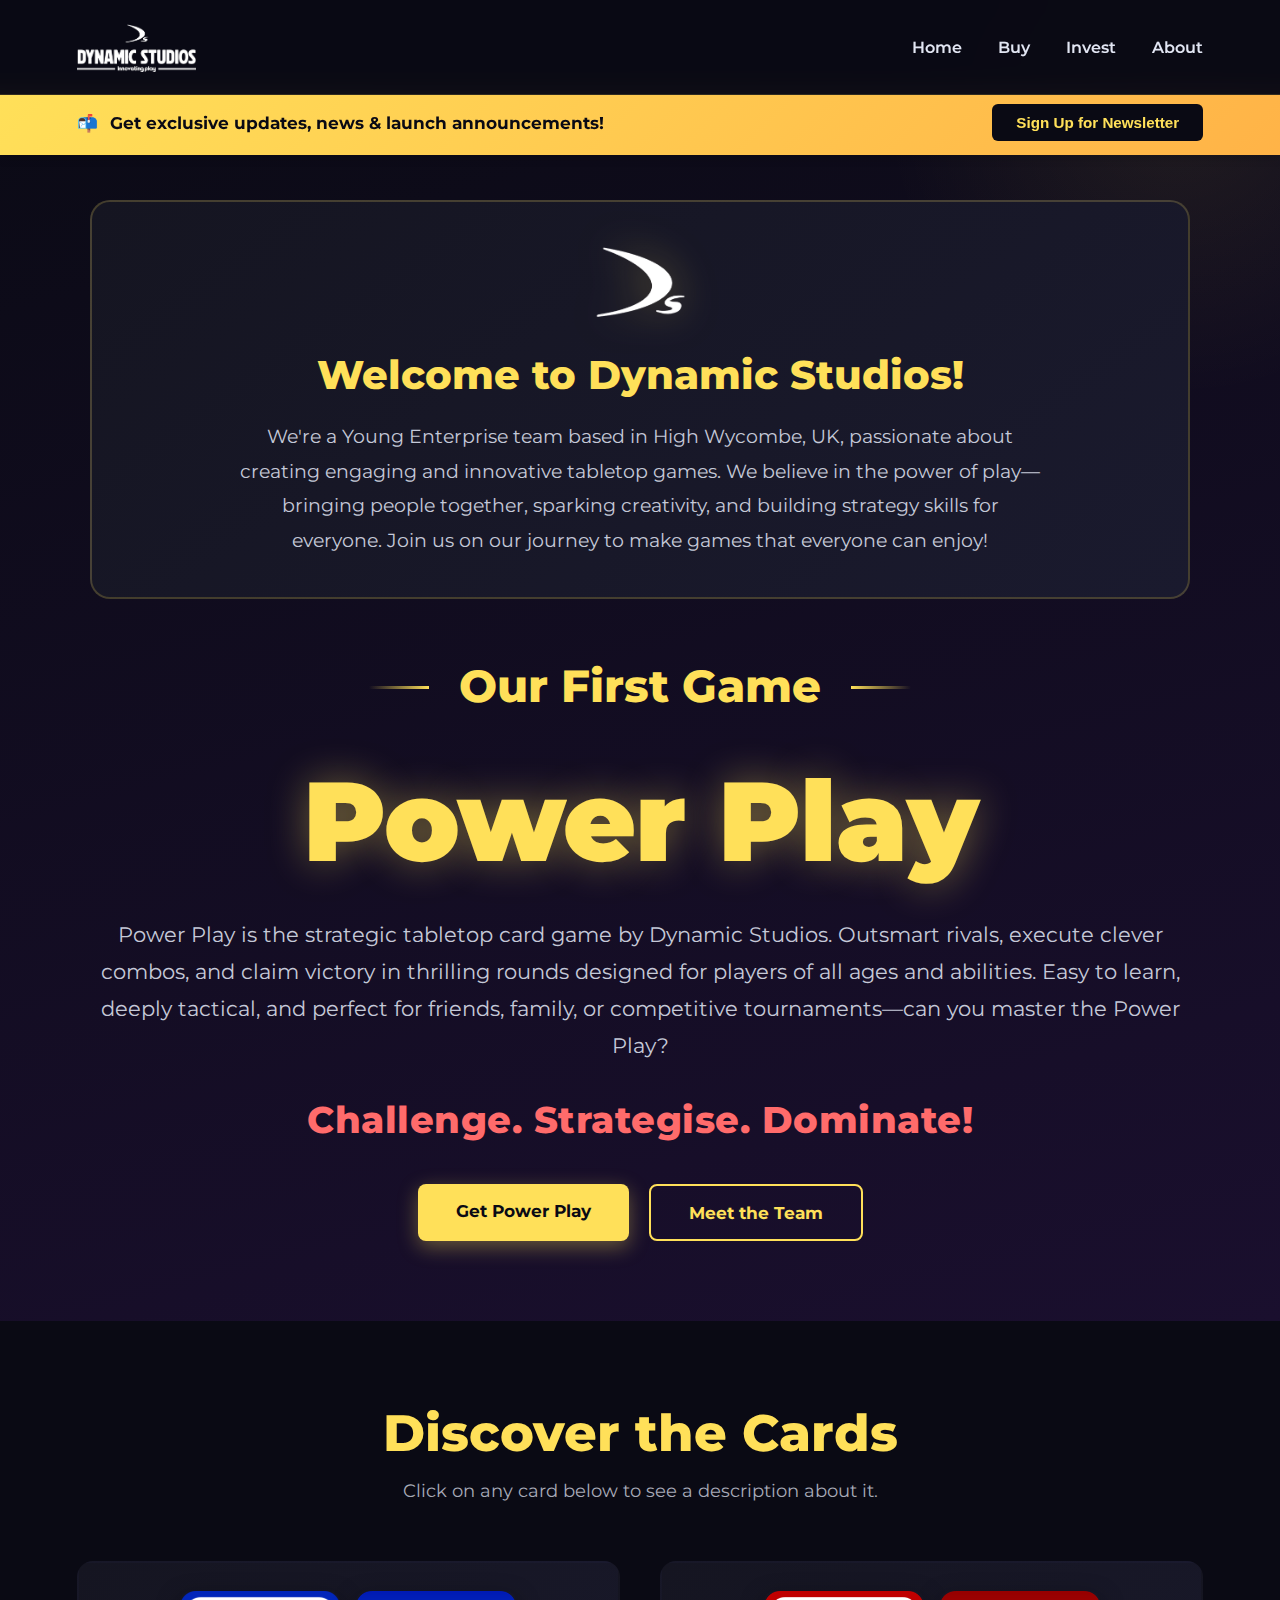
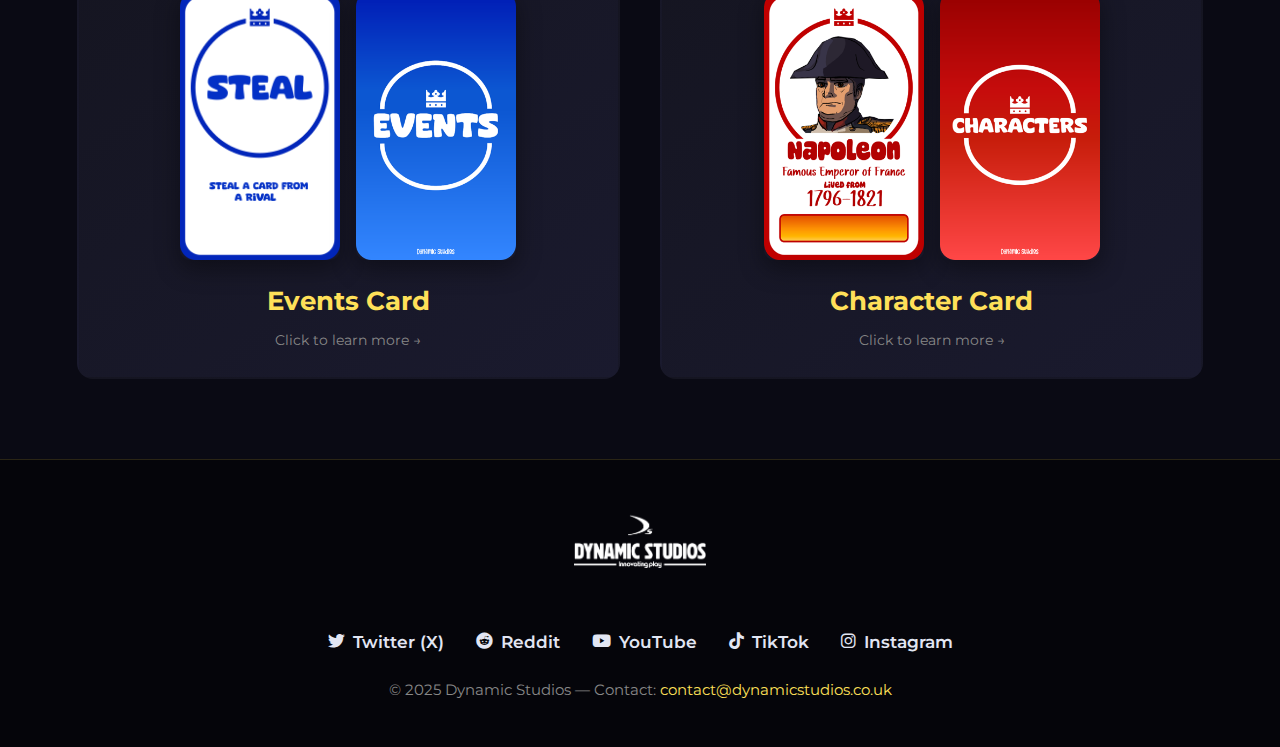
<file: index.html>
<!DOCTYPE html>
<html lang="en">
<head>
    <meta charset="UTF-8">
    <meta name="viewport" content="width=device-width, initial-scale=1.0">
    <title>Dynamic Studios</title>
    <link rel="icon" type="image/png" href="favicon.png">
    <link rel="stylesheet" href="https://cdnjs.cloudflare.com/ajax/libs/font-awesome/6.0.0/css/all.min.css">
    <link rel="stylesheet" href="style.css">
</head>
<body>
    <!-- Header -->
    <header>
        <div class="header-content">
            <a href="index.html"><img src="logo-white-slogan.png" alt="Dynamic Studios Logo"></a>
            <nav id="nav">
                <a href="index.html">Home</a>
                <a href="buy.html">Buy</a>
                <a href="invest.html">Invest</a>
                <a href="about.html">About</a>
            </nav>
            <div class="menu-toggle" id="menuToggle">
                <span></span>
                <span></span>
                <span></span>
            </div>
        </div>
    </header>

    <!-- Newsletter Banner (Below navbar) -->
    <div class="newsletter-banner">
        <div class="newsletter-banner-content">
            <div class="newsletter-banner-text">
                <span>📬</span>
                <span>Get exclusive updates, news & launch announcements!</span>
            </div>
            <button class="btn-newsletter" onclick="openNewsletter()">Sign Up for Newsletter</button>
        </div>
    </div>

    <!-- Hero Section -->
    <section class="hero">
        <div class="hero-content">
            <!-- About Dynamic Studios -->
            <div class="about-intro">
                <img src="logo-white.png" alt="Dynamic Studios Logo" class="logo-intro">
                <h2>Welcome to Dynamic Studios!</h2>
                <p>
                    We're a Young Enterprise team based in High Wycombe, UK, passionate about creating engaging and innovative tabletop games. We believe in the power of play—bringing people together, sparking creativity, and building strategy skills for everyone. Join us on our journey to make games that everyone can enjoy!
                </p>
            </div>

            <!-- Game Divider -->
            <div class="game-divider">
                <h2>Our First Game</h2>
            </div>

            <!-- Power Play Section -->
            <h1>Power Play</h1>
            <p class="hero-desc">
                Power Play is the strategic tabletop card game by Dynamic Studios. Outsmart rivals, execute clever combos, and claim victory in thrilling rounds designed for players of all ages and abilities. Easy to learn, deeply tactical, and perfect for friends, family, or competitive tournaments—can you master the Power Play?
            </p>
            <p class="hero-tagline">Challenge. Strategise. Dominate!</p>
            <div class="cta-group">
                <a href="buy.html" class="btn btn-primary">Get Power Play</a>
                <a href="about.html" class="btn btn-secondary">Meet the Team</a>
            </div>
        </div>
    </section>

    <!-- Cards Section -->
    <section class="cards-section">
        <div class="section-header">
            <h2>Discover the Cards</h2>
            <p>Click on any card below to see a description about it.</p>
        </div>
        <div class="cards-container">
            <!-- Events Card -->
            <div class="card" data-card="event" onclick="openModal('event')">
                <div class="card-images">
                    <img class="card-img-front" src="card-steal.png" alt="Steal Card Front">
                    <img class="card-img-back" src="card-events.png" alt="Event Card Back">
                </div>
                <h3>Events Card</h3>
                <p class="card-hint">Click to learn more →</p>
            </div>

            <!-- Character Card -->
            <div class="card" data-card="character" onclick="openModal('character')">
                <div class="card-images">
                    <img class="card-img-front" src="card-c-front.png" alt="Character Card Front">
                    <img class="card-img-back" src="card-characters.png" alt="Character Card Back">
                </div>
                <h3>Character Card</h3>
                <p class="card-hint">Click to learn more →</p>
            </div>
        </div>
    </section>

    <!-- Footer -->
    <footer>
        <img src="logo-white-slogan.png" alt="Dynamic Studios Logo" class="footer-logo">
        <div class="social-links">
            <a href="https://x.com/DynamicStudiosX" target="_blank"><i class="fab fa-twitter"></i> Twitter (X)</a>
            <a href="https://www.reddit.com/user/DynamicStudiosUK/" target="_blank"><i class="fab fa-reddit"></i> Reddit</a>
            <a href="https://www.youtube.com/@DynamicStudiosUK" target="_blank"><i class="fab fa-youtube"></i> YouTube</a>
            <a href="https://www.tiktok.com/@dynamicstudiosuk?lang=en" target="_blank"><i class="fab fa-tiktok"></i> TikTok</a>
            <a href="https://www.instagram.com/dynamicstudiosuk/" target="_blank"><i class="fab fa-instagram"></i> Instagram</a>
        </div>
        <p class="footer-text">
            &copy; 2025 Dynamic Studios &mdash; 
            Contact: <a href="mailto:contact@dynamicstudios.co.uk" class="footer-link">contact@dynamicstudios.co.uk</a>
        </p>
    </footer>

    <!-- Card Modal -->
    <div class="modal" id="modal">
        <div class="modal-content">
            <span class="modal-close" onclick="closeModal()">&times;</span>
            <h3 id="modal-title">Card Title</h3>
            <p id="modal-desc">Card description</p>
        </div>
    </div>

    <!-- Newsletter Popup -->
    <div class="newsletter-popup" id="newsletterPopup">
        <div class="newsletter-popup-content">
            <span class="popup-close" onclick="closeNewsletter()">&times;</span>
            <h3>Join Our Newsletter</h3>
            <p>Get updates about Dynamic Studios, new games, releases, and more—straight to your inbox.</p>
            <iframe width="100%" height="305" src="https://b800a5c1.sibforms.com/serve/[base64]" frameborder="0" scrolling="auto" allowfullscreen style="display: block;margin:0 auto;border-radius:12px;border:none;"></iframe>
        </div>
    </div>

    <script src="script.js"></script>
</body>
</html>
</file>
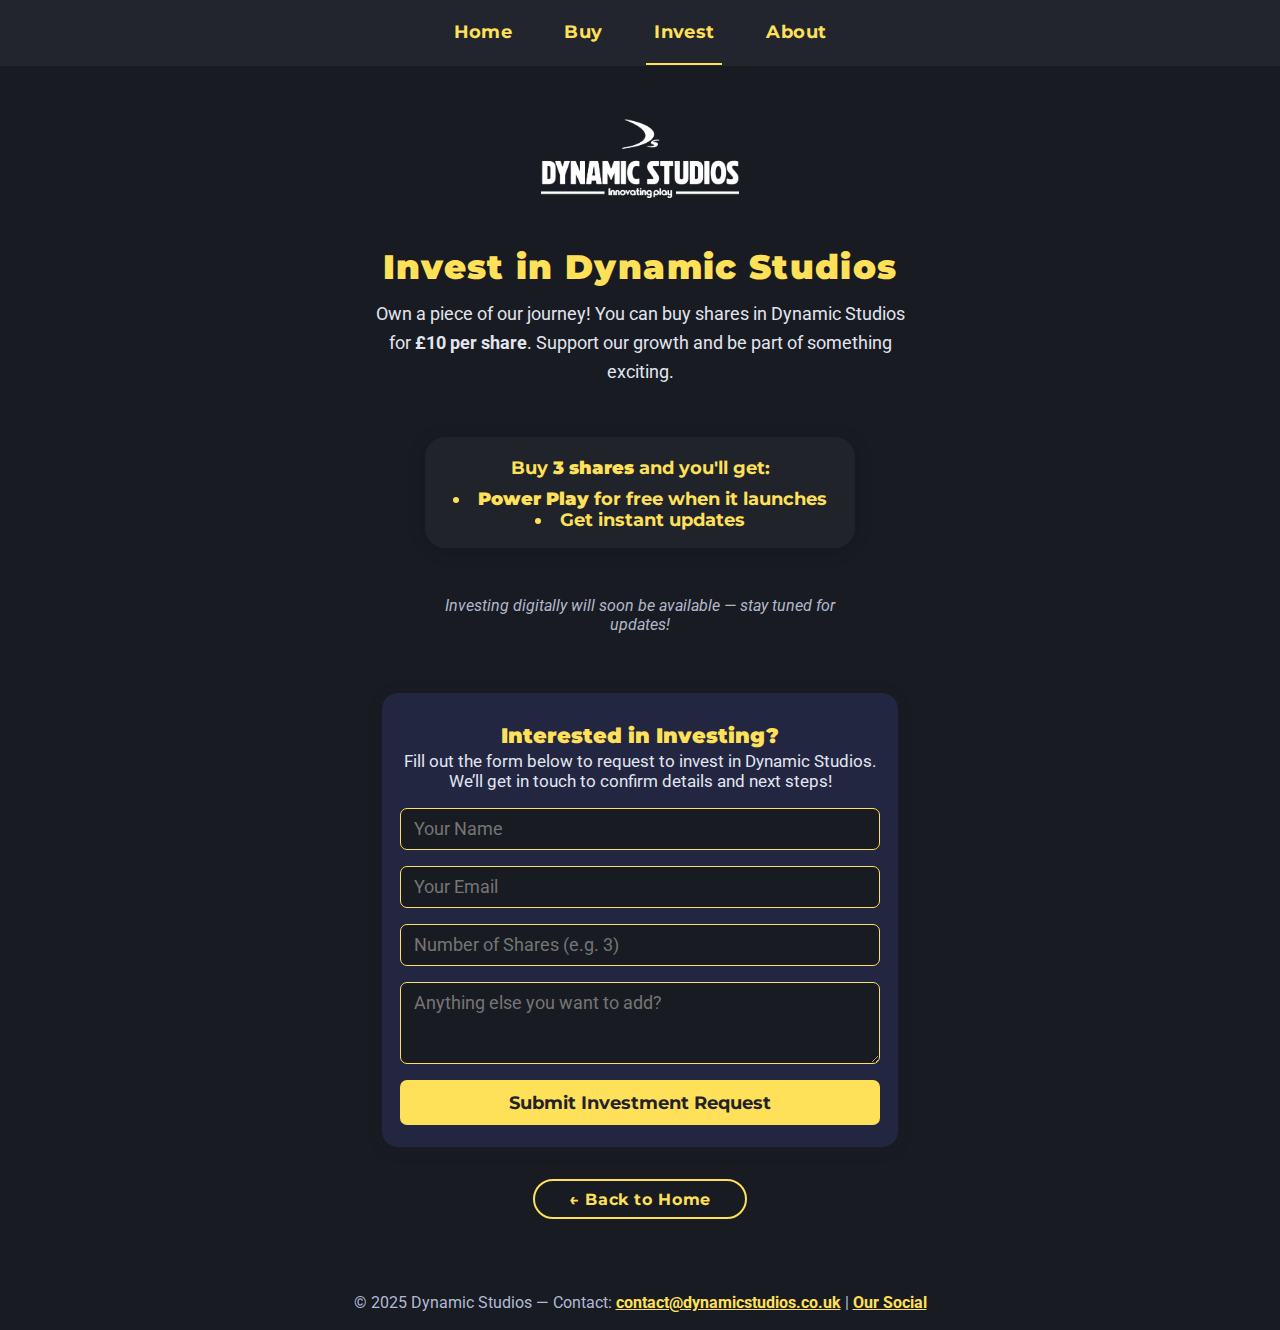
<file: invest.html>
<!DOCTYPE html>
<html lang="en">
<head>
  <meta charset="UTF-8">
  <meta name="viewport" content="width=device-width,initial-scale=1.0">
  <title>Invest in Dynamic Studios</title>
  <link rel="icon" type="image/png" href="favicon.png">
  <link href="https://fonts.googleapis.com/css?family=Montserrat:900,700|Roboto:400,500" rel="stylesheet">
  <!-- Social icons -->
  <link rel="stylesheet" href="https://cdnjs.cloudflare.com/ajax/libs/font-awesome/6.4.2/css/all.min.css">
  <style>
    :root {
      --main-black: #191b22;
      --muted-grey: #23252e;
      --muted-line: #24262b;
      --yellow: #ffe059;
      --steel: #b0b6c2;
    }
    body {
      margin: 0;
      font-family: 'Roboto', Arial, sans-serif;
      background: var(--main-black);
      color: #efefef;
      min-height: 100vh;
    }
    .navbar {
      display: flex;
      justify-content: center;
      align-items: center;
      background: var(--muted-grey);
      border-bottom: 1.5px solid var(--muted-line);
    }
    .navbar ul {
      list-style: none;
      margin: 0;
      padding: 0;
      display: flex;
      gap: 36px;
    }
    .navbar a {
      color: var(--yellow);
      font-family: 'Montserrat', sans-serif;
      text-decoration: none;
      font-weight: 700;
      font-size: 1.13rem;
      letter-spacing: 0.02em;
      padding: 20px 8px;
      display: block;
      border-bottom: 2px solid transparent;
      transition: border-color 0.2s;
    }
    .navbar a:hover,
    .navbar a.active {
      border-bottom: 2px solid var(--yellow);
    }
    header { text-align: center; margin-top: 42px; }
    header img {
      height: 90px;
      margin-bottom: 2px;
      display: block;
      margin: 0 auto;
    }
    .invest-section {
      max-width: 680px;
      margin: 48px auto 0 auto;
      display: flex;
      flex-direction: column;
      align-items: center;
      text-align: center;
      padding: 0 8px;
    }
    .invest-title {
      font-family: 'Montserrat', sans-serif;
      font-size: 2.1rem;
      font-weight: 900;
      margin: 0 0 13px 0;
      color: var(--yellow);
      letter-spacing: 0.04em;
    }
    .invest-details {
      font-size: 1.13rem;
      color: #e1e5ef;
      font-family: 'Roboto', Arial, sans-serif;
      font-weight: 400;
      max-width: 530px;
      margin: 0 auto 24px auto;
      line-height: 1.6;
    }
    .share-benefits {
      margin: 26px 0 30px 0;
      background: rgba(35,37,46,0.8);
      border-radius: 20px;
      padding: 20px 28px 18px 28px;
      box-shadow: 0 2px 18px 0 #10101527;
      max-width: 430px;
      color: #ffe059;
      font-size: 1.11rem;
      font-family: 'Montserrat', sans-serif;
      font-weight: 700;
    }
    .invest-note {
      font-size: 0.99rem;
      color: #d0d7ea;
      max-width: 440px;
      margin: 18px auto 24px auto;
      opacity: 0.83;
      font-style: italic;
    }
    .invest-form-section {
      max-width: 480px;
      background: #232641;
      color: #ffe059;
      border-radius: 16px;
      box-shadow: 0 2px 16px #19204026;
      margin: 35px auto 0 auto;
      padding: 30px 18px 22px 18px;
      text-align: center;
    }
    .invest-form-title {
      font-family: 'Montserrat',sans-serif;
      font-size: 1.29rem;
      font-weight: 900;
      color: #ffe059;
      margin-bottom: 3px;
    }
    .invest-form-desc {
      color: #e1e5ef;
      font-size: 1.09rem;
      margin-bottom: 17px;
    }
    .invest-form {
      display: flex;
      flex-direction: column;
      gap: 14px;
      align-items: stretch;
    }
    .invest-form input,
    .invest-form textarea {
      font-size: 1.1rem;
      border: 1.6px solid #ffe059;
      border-radius: 7px;
      padding: 10px 13px;
      outline: none;
      margin-bottom: 2px;
      background: #191b22;
      color: #ffe059;
      font-family: inherit;
    }
    .invest-form textarea { resize: vertical; }
    .invest-form button {
      background: #ffe059;
      color: #23222b;
      border: none;
      border-radius: 7px;
      padding: 12px 24px;
      font-size: 1.1rem;
      font-family: 'Montserrat',sans-serif;
      font-weight: 700;
      cursor: pointer;
      transition: background 0.13s;
    }
    .invest-form button:hover {
      background: #fff4a1;
    }
    .back-row {
      display: flex;
      justify-content: center;
      margin: 32px 0 0 0;
    }
    .back-btn {
      display: inline-block;
      font-family: 'Montserrat', sans-serif;
      font-size: 1.01rem;
      background: none;
      color: var(--yellow);
      border: 2px solid var(--yellow);
      border-radius: 32px;
      padding: 8px 34px;
      font-weight: 700;
      text-decoration: none;
      letter-spacing: 0.04em;
      transition: background 0.17s, color .13s;
    }
    .back-btn:hover {
      background: var(--yellow);
      color: #232326;
    }
    /* Social Popup */
    .modal-bg {
      display:none;
      position:fixed;
      left:0;top:0;width:100vw;height:100vh;
      background:rgba(20,21,24,0.97);
      z-index:9999;
      align-items:center;
      justify-content:center;
      animation:modalFadeIn .35s;
    }
    .modal-bg.show {display:flex;}
    @keyframes modalFadeIn{
      from{opacity:0;}
      to{opacity:1;}
    }
    .social-modal {
      background:#222641;
      color:#ffe059;
      border-radius:18px;
      box-shadow:0 8px 42px #10101033;
      min-width:320px;
      width:95vw;
      max-width:390px;
      padding:32px 26px 28px 26px;
      text-align:center;
      position:relative;
    }
    .social-modal-title {
      font-family:'Montserrat',sans-serif;
      font-size:1.34rem;
      font-weight:900;
      margin-bottom:7px;
      letter-spacing:0.04em;
      color:#ffe059;
    }
    .social-modal-list {
      display:flex;
      flex-direction:column;
      align-items:center;
      gap:13px;
      margin:18px 0 0 0;
    }
    .social-modal-list a {
      display:flex;
      align-items:center;
      gap:8px;
      font-size:1.13rem;
      background:#191d2d;
      color:#ffe059;
      padding:12px 18px 10px 18px;
      border-radius:10px;
      font-family:'Montserrat',sans-serif;
      font-weight:700;
      text-decoration:none;
      transition:background .16s, color .12s;
    }
    .social-modal-list a:hover {
      background:#ffe059;
      color:#191b22;
    }
    .social-modal-close {
      position:absolute;
      top:11px; right:18px;
      font-size:1.65rem;
      color:#ffe059;
      cursor:pointer;
    }
    .social-modal-close:hover { color:#fff4a1;}
    @media (max-width:900px) {
      .navbar ul { gap: 18px; }
      header img{height:54px;}
      .invest-section{margin-top:30px;}
      .invest-title{font-size:1.29rem;}
      .share-benefits{font-size:1rem;}
      .invest-form-section {padding:13px 3vw;}
      .invest-form-title {font-size:1.03rem;}
    }
    @media (max-width:600px) {
      .invest-section{padding:0 2px;}
      .invest-title{font-size:1.01rem;}
      .invest-details{font-size:0.98rem;}
      .share-benefits{font-size:0.97rem;}
      .invest-form-section {padding:8px 1vw;}
      .invest-form-title {font-size:0.95rem;}
      .social-modal{min-width:95vw;font-size:1rem;}
    }
    .footer-link {
      color: #ffe059;
      text-decoration: underline;
      font-weight:700;
      cursor:pointer;
      transition:color .13s;
    }
    .footer-link:hover { color: #fff4a1;}
    footer {
      text-align: center;
      margin-top: 50px;
      color: #b0bad6;
      font-size: 1rem;
      padding: 24px 8px 18px 8px;
    }
  </style>
</head>
<body>
  <nav class="navbar">
    <ul>
      <li><a href="index.html">Home</a></li>
      <li><a href="buy.html">Buy</a></li>
      <li><a href="invest.html" class="active">Invest</a></li>
      <li><a href="about.html">About</a></li>
    </ul>
  </nav>
  <header>
    <img src="logo-white-slogan.png" alt="Dynamic Studios logo with slogan">
  </header>
  <section class="invest-section">
    <div class="invest-title">Invest in Dynamic Studios</div>
    <div class="invest-details">
      Own a piece of our journey! You can buy shares in Dynamic Studios for <b>£10 per share</b>. Support our growth and be part of something exciting.
    </div>
    <div class="share-benefits">
      <div>Buy <b>3 shares</b> and you'll get:</div>
      <ul style="margin:10px 0 0 0; padding: 0; list-style-position: inside;">
        <li> <b>Power Play</b> for free when it launches</li>
        <li> Get instant updates</li>
      </ul>
    </div>
    <div class="invest-note">
      Investing digitally will soon be available — stay tuned for updates!
    </div>
  </section>
  <section class="invest-form-section">
    <div class="invest-form-title">Interested in Investing?</div>
    <div class="invest-form-desc">
      Fill out the form below to request to invest in Dynamic Studios. We’ll get in touch to confirm details and next steps!
    </div>
    <form class="invest-form" action="mailto:info@dynamicstudios.co.uk?subject=INVESTMENT FORM" method="POST" enctype="text/plain">
      <input type="text" name="Name" required placeholder="Your Name">
      <input type="email" name="Email" required placeholder="Your Email">
      <input type="number" name="Shares" min="1" required placeholder="Number of Shares (e.g. 3)">
      <textarea name="Message" rows="3" placeholder="Anything else you want to add?"></textarea>
      <button type="submit">Submit Investment Request</button>
    </form>
  </section>
  <div class="back-row">
    <a class="back-btn" href="index.html">&larr; Back to Home</a>
  </div>
  <footer>
    &copy; 2025 Dynamic Studios &mdash;
    Contact: <a href="mailto:contact@dynamicstudios.co.uk" class="footer-link">contact@dynamicstudios.co.uk</a>
    | <span class="footer-link" id="socialFooter">Our Social</span>
  </footer>
  <div class="modal-bg" id="socialModal">
    <div class="social-modal">
      <span class="social-modal-close" id="closeSocialModal">&times;</span>
      <div class="social-modal-title">Connect with us</div>
      <div class="social-modal-list">
        <a href="https://x.com/DynamicStudiosX" target="_blank"><i class="fab fa-twitter"></i> Twitter (X)</a>
        <a href="https://www.reddit.com/user/DynamicStudiosUK/" target="_blank"><i class="fab fa-reddit"></i> Reddit</a>
        <a href="https://youtube.com/@DynamicStudiosUK" target="_blank"><i class="fab fa-youtube"></i> YouTube</a>
        <a href="https://www.tiktok.com/@dynamicstudiosuk?lang=en" target="_blank"><i class="fab fa-tiktok"></i> TikTok</a>
        <a href="https://www.instagram.com/dynamicstudiosuk/" target="_blank"><i class="fab fa-instagram"></i> Instagram</a>
      </div>
    </div>
  </div>
  <script>
    document.getElementById("socialFooter").onclick = function(){
      document.getElementById("socialModal").classList.add("show");
    };
    document.getElementById("closeSocialModal").onclick = function(){
      document.getElementById("socialModal").classList.remove("show");
    };
    window.onclick = function(e){
      if(e.target === document.getElementById("socialModal")) {
        document.getElementById("socialModal").classList.remove("show");
      }
    };
  </script>
</body>
</html>
</file>
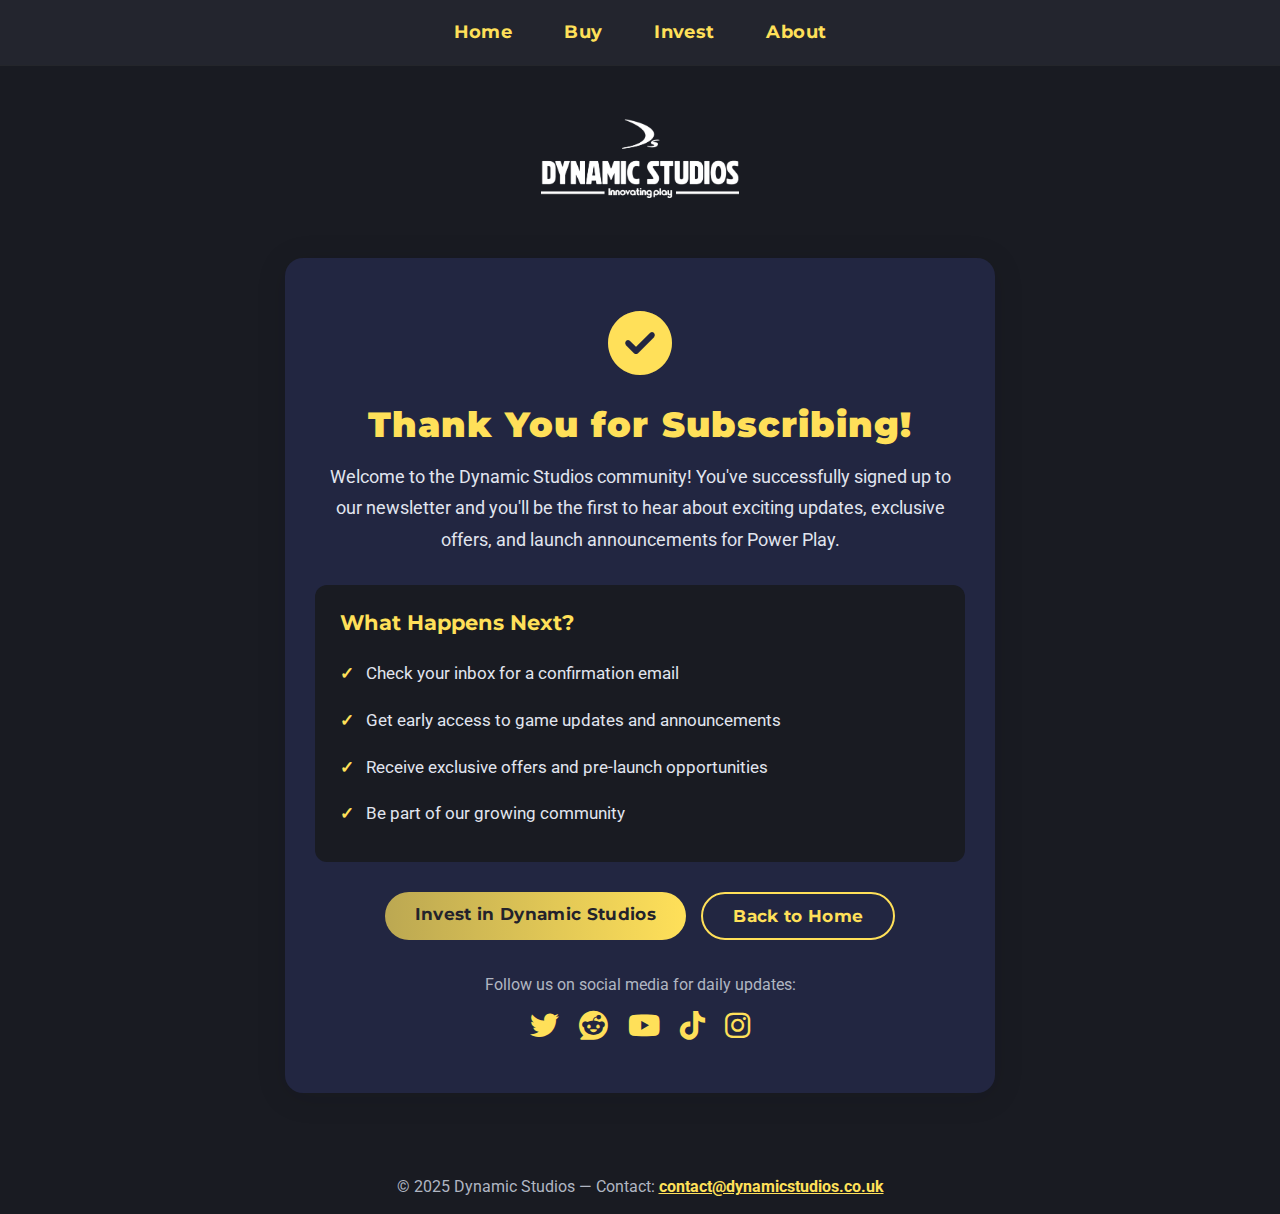
<file: thankyou.html>
<!DOCTYPE html>
<html lang="en">
<head>
  <meta charset="UTF-8">
  <meta name="viewport" content="width=device-width,initial-scale=1.0">
  <title>Thank You | Dynamic Studios</title>
  <link rel="icon" type="image/png" href="favicon.png">
  <link href="https://fonts.googleapis.com/css?family=Montserrat:900,700|Roboto:400,500" rel="stylesheet">
  <link rel="stylesheet" href="https://cdnjs.cloudflare.com/ajax/libs/font-awesome/6.4.2/css/all.min.css">
  <style>
    :root {
      --main-black: #191b22;
      --muted-grey: #23252e;
      --muted-line: #24262b;
      --yellow: #ffe059;
      --steel: #b0b6c2;
    }
    body {
      margin: 0;
      font-family: 'Roboto', Arial, sans-serif;
      background: var(--main-black);
      color: #efefef;
      min-height: 100vh;
      display: flex;
      flex-direction: column;
    }
    .navbar {
      display: flex;
      justify-content: center;
      align-items: center;
      background: var(--muted-grey);
      border-bottom: 1.5px solid var(--muted-line);
    }
    .navbar ul {
      list-style: none;
      margin: 0;
      padding: 0;
      display: flex;
      gap: 36px;
    }
    .navbar a {
      color: var(--yellow);
      font-family: 'Montserrat', sans-serif;
      text-decoration: none;
      font-weight: 700;
      font-size: 1.13rem;
      letter-spacing: 0.02em;
      padding: 20px 8px;
      display: block;
      border-bottom: 2px solid transparent;
      transition: border-color 0.2s;
    }
    .navbar a:hover {
      border-bottom: 2px solid var(--yellow);
    }
    header { text-align: center; margin-top: 42px; }
    header img {
      height: 90px;
      margin-bottom: 2px;
      display: block;
      margin: 0 auto;
    }
    .thankyou-section {
      max-width: 650px;
      margin: 60px auto;
      padding: 50px 30px;
      background: #222641;
      border-radius: 18px;
      text-align: center;
      box-shadow: 0 4px 30px #10101520;
    }
    .success-icon {
      font-size: 4rem;
      color: #ffe059;
      margin-bottom: 20px;
      animation: scaleIn 0.5s ease-out;
    }
    @keyframes scaleIn {
      from { transform: scale(0); }
      to { transform: scale(1); }
    }
    .thankyou-title {
      font-family: 'Montserrat', sans-serif;
      font-size: 2.2rem;
      font-weight: 900;
      color: var(--yellow);
      margin: 0 0 15px 0;
      letter-spacing: 0.03em;
    }
    .thankyou-message {
      font-size: 1.15rem;
      color: #e1e5ef;
      line-height: 1.7;
      margin: 0 0 25px 0;
    }
    .next-steps {
      background: #191b22;
      border-radius: 12px;
      padding: 25px;
      margin: 30px 0;
      text-align: left;
    }
    .next-steps h3 {
      color: #ffe059;
      font-family: 'Montserrat', sans-serif;
      font-size: 1.3rem;
      margin: 0 0 15px 0;
    }
    .next-steps ul {
      list-style: none;
      padding: 0;
      margin: 0;
    }
    .next-steps li {
      padding: 10px 0;
      color: #e1e5ef;
      font-size: 1.05rem;
      line-height: 1.6;
    }
    .next-steps li:before {
      content: "✓ ";
      color: #ffe059;
      font-weight: bold;
      margin-right: 8px;
    }
    .action-buttons {
      display: flex;
      gap: 15px;
      justify-content: center;
      flex-wrap: wrap;
      margin-top: 30px;
    }
    .btn {
      display: inline-block;
      font-family: 'Montserrat', sans-serif;
      font-size: 1.05rem;
      padding: 12px 30px;
      border-radius: 30px;
      font-weight: 700;
      text-decoration: none;
      transition: all 0.2s;
      letter-spacing: 0.02em;
    }
    .btn-primary {
      background: linear-gradient(90deg, #fee059b2 0%, #ffe059 100%);
      color: #23222b;
    }
    .btn-primary:hover {
      background: linear-gradient(90deg, #ffe059 0%, #fff5c1 100%);
      transform: scale(1.05);
    }
    .btn-secondary {
      background: none;
      border: 2px solid var(--yellow);
      color: var(--yellow);
    }
    .btn-secondary:hover {
      background: var(--yellow);
      color: #23222b;
    }
    .social-prompt {
      margin-top: 35px;
      color: #b0b6c2;
      font-size: 1rem;
    }
    .social-icons {
      display: flex;
      justify-content: center;
      gap: 20px;
      margin-top: 15px;
    }
    .social-icons a {
      color: #ffe059;
      font-size: 1.8rem;
      transition: transform 0.2s, color 0.2s;
    }
    .social-icons a:hover {
      transform: scale(1.2);
      color: #fff4a1;
    }
    footer {
      text-align: center;
      margin-top: auto;
      color: #b0b6c2;
      font-size: 1rem;
      padding: 24px 8px 18px 8px;
    }
    .footer-link {
      color: #ffe059;
      text-decoration: underline;
      font-weight: 700;
      cursor: pointer;
      transition: color 0.13s;
    }
    .footer-link:hover { color: #fff4a1; }
    @media (max-width:600px) {
      .thankyou-section { padding: 30px 20px; margin: 30px 15px; }
      .thankyou-title { font-size: 1.5rem; }
      .thankyou-message { font-size: 1rem; }
      .action-buttons { flex-direction: column; }
      header img { height: 54px; }
    }
  </style>
</head>
<body>
  <nav class="navbar">
    <ul>
      <li><a href="index.html">Home</a></li>
      <li><a href="buy.html">Buy</a></li>
      <li><a href="invest.html">Invest</a></li>
      <li><a href="about.html">About</a></li>
    </ul>
  </nav>
  <header>
    <img src="logo-white-slogan.png" alt="Dynamic Studios logo with slogan">
  </header>
  
  <section class="thankyou-section">
    <div class="success-icon">
      <i class="fas fa-check-circle"></i>
    </div>
    <h1 class="thankyou-title">Thank You for Subscribing!</h1>
    <p class="thankyou-message">
      Welcome to the Dynamic Studios community! You've successfully signed up to our newsletter and you'll be the first to hear about exciting updates, exclusive offers, and launch announcements for Power Play.
    </p>
    
    <div class="next-steps">
      <h3>What Happens Next?</h3>
      <ul>
        <li>Check your inbox for a confirmation email</li>
        <li>Get early access to game updates and announcements</li>
        <li>Receive exclusive offers and pre-launch opportunities</li>
        <li>Be part of our growing community</li>
      </ul>
    </div>
    
    <div class="action-buttons">
      <a href="invest.html" class="btn btn-primary">Invest in Dynamic Studios</a>
      <a href="index.html" class="btn btn-secondary">Back to Home</a>
    </div>
    
    <div class="social-prompt">
      Follow us on social media for daily updates:
    </div>
    <div class="social-icons">
      <a href="https://x.com/DynamicStudiosX" target="_blank" title="Twitter/X">
        <i class="fab fa-twitter"></i>
      </a>
      <a href="https://www.reddit.com/user/DynamicStudiosUK/" target="_blank" title="Reddit">
        <i class="fab fa-reddit"></i>
      </a>
      <a href="https://youtube.com/@DynamicStudiosUK" target="_blank" title="YouTube">
        <i class="fab fa-youtube"></i>
      </a>
      <a href="https://www.tiktok.com/@dynamicstudiosuk" target="_blank" title="TikTok">
        <i class="fab fa-tiktok"></i>
      </a>
      <a href="https://www.instagram.com/dynamicstudiosuk/" target="_blank" title="Instagram">
        <i class="fab fa-instagram"></i>
      </a>
    </div>
  </section>
  
  <footer>
    &copy; 2025 Dynamic Studios &mdash;
    Contact: <a href="mailto:contact@dynamicstudios.co.uk" class="footer-link">contact@dynamicstudios.co.uk</a>
  </footer>
</body>
</html>
</file>
<file: style.css>
@import url('https://fonts.googleapis.com/css2?family=Montserrat:wght@400;600;700;800;900&display=swap');

* {
    margin: 0;
    padding: 0;
    box-sizing: border-box;
}

body {
    font-family: 'Montserrat', sans-serif;
    background: #0a0a14;
    color: #fff;
    overflow-x: hidden;
}

/* Navigation (same for all pages) */
header {
    position: fixed;
    top: 0;
    width: 100%;
    background: rgba(10, 10, 20, 0.95);
    backdrop-filter: blur(10px);
    padding: 18px 6%;
    z-index: 999;
    border-bottom: 1px solid rgba(255, 224, 89, 0.15);
}

.header-content {
    max-width: 1300px;
    margin: 0 auto;
    display: flex;
    justify-content: space-between;
    align-items: center;
}

header img {
    height: 54px;
    transition: transform 0.3s;
}

header img:hover {
    transform: scale(1.05);
}

nav {
    display: flex;
    gap: 36px;
}

nav a {
    color: #e2e6f3;
    text-decoration: none;
    font-weight: 600;
    font-size: 1.02rem;
    transition: color 0.3s;
    position: relative;
}

nav a::after {
    content: '';
    position: absolute;
    bottom: -6px;
    left: 0;
    width: 0;
    height: 2px;
    background: #ffe059;
    transition: width 0.3s;
}

nav a:hover {
    color: #ffe059;
}

nav a:hover::after {
    width: 100%;
}

.menu-toggle {
    display: none;
    flex-direction: column;
    cursor: pointer;
}

.menu-toggle span {
    width: 26px;
    height: 3px;
    background: #ffe059;
    margin: 3px 0;
    border-radius: 3px;
    transition: 0.3s;
}

/* Newsletter Banner (Below navbar) */
.newsletter-banner {
    position: fixed;
    top: 90px;
    width: 100%;
    background: linear-gradient(135deg, #ffe059, #ffb347);
    padding: 14px 6%;
    text-align: center;
    z-index: 998;
    box-shadow: 0 2px 10px rgba(0,0,0,0.2);
}

.newsletter-banner-content {
    max-width: 1300px;
    margin: 0 auto;
    display: flex;
    justify-content: space-between;
    align-items: center;
    gap: 20px;
}

.newsletter-banner-text {
    flex: 1;
    text-align: left;
    display: flex;
    align-items: center;
    gap: 12px;
}

.newsletter-banner-text span {
    font-size: 1.05rem;
    color: #0a0a14;
    font-weight: 700;
}

.btn-newsletter {
    padding: 10px 24px;
    background: #0a0a14;
    color: #ffe059;
    border: none;
    border-radius: 6px;
    font-size: 0.95rem;
    font-weight: 700;
    cursor: pointer;
    transition: all 0.3s;
    white-space: nowrap;
}

.btn-newsletter:hover {
    background: #1a1a2e;
    transform: scale(1.05);
}

/* Hero Section */
.hero {
    min-height: 100vh;
    display: flex;
    align-items: center;
    justify-content: center;
    padding: 200px 6% 80px;
    background: linear-gradient(165deg, #0a0a14 0%, #1a0f2e 100%);
    position: relative;
    overflow: hidden;
}

.hero::before {
    content: '';
    position: absolute;
    width: 600px;
    height: 600px;
    background: radial-gradient(circle, rgba(255, 224, 89, 0.08) 0%, transparent 70%);
    top: -200px;
    right: -200px;
    animation: float 15s ease-in-out infinite;
}

@keyframes float {
    0%, 100% { transform: translate(0, 0); }
    50% { transform: translate(-30px, 30px); }
}

.hero-content {
    max-width: 1100px;
    text-align: center;
    position: relative;
    z-index: 1;
}

/* About Dynamic Studios Section */
.about-intro {
    background: linear-gradient(145deg, #151521, #1a1a2e);
    padding: 40px;
    border-radius: 20px;
    border: 2px solid rgba(255, 224, 89, 0.2);
    margin-bottom: 50px;
    text-align: center;
}

.about-intro .logo-intro {
    height: 80px;
    margin-bottom: 24px;
    filter: drop-shadow(0 0 20px rgba(255, 224, 89, 0.3));
}

.about-intro h2 {
    font-size: clamp(1.8rem, 4vw, 2.5rem);
    color: #ffe059;
    font-weight: 800;
    margin-bottom: 20px;
}

.about-intro p {
    font-size: clamp(1.05rem, 2vw, 1.2rem);
    color: #c5c9d8;
    line-height: 1.8;
    max-width: 800px;
    margin: 0 auto;
}

/* Game Section Divider */
.game-divider {
    text-align: center;
    margin: 60px 0 40px;
}

.game-divider h2 {
    font-size: clamp(2rem, 4vw, 2.8rem);
    color: #ffe059;
    font-weight: 800;
    display: inline-block;
    position: relative;
    padding: 0 30px;
}

.game-divider h2::before,
.game-divider h2::after {
    content: '';
    position: absolute;
    top: 50%;
    width: 60px;
    height: 3px;
    background: linear-gradient(90deg, transparent, #ffe059);
}

.game-divider h2::before {
    right: 100%;
}

.game-divider h2::after {
    left: 100%;
    background: linear-gradient(90deg, #ffe059, transparent);
}

.hero h1 {
    font-size: clamp(3.5rem, 9vw, 7rem);
    font-weight: 900;
    color: #ffe059;
    margin-bottom: 28px;
    text-shadow: 0 0 40px rgba(255, 224, 89, 0.4);
    letter-spacing: -1px;
}

.hero-desc {
    font-size: clamp(1.08rem, 2.2vw, 1.32rem);
    color: #c5c9d8;
    line-height: 1.75;
    margin-bottom: 20px;
}

.hero-tagline {
    font-size: clamp(1.5rem, 3.2vw, 2.3rem);
    font-weight: 800;
    color: #ff6b6b;
    margin: 32px 0;
    letter-spacing: 0.5px;
}

.cta-group {
    display: flex;
    gap: 20px;
    justify-content: center;
    flex-wrap: wrap;
    margin-top: 42px;
}

.btn {
    padding: 16px 38px;
    font-size: 1.08rem;
    font-weight: 700;
    border-radius: 8px;
    text-decoration: none;
    transition: all 0.3s;
    font-family: 'Montserrat', sans-serif;
    cursor: pointer;
    border: none;
}

.btn-primary {
    background: #ffe059;
    color: #0a0a14;
    box-shadow: 0 6px 20px rgba(255, 224, 89, 0.35);
}

.btn-primary:hover {
    background: #fff380;
    box-shadow: 0 10px 30px rgba(255, 224, 89, 0.5);
    transform: translateY(-3px);
}

.btn-secondary {
    background: transparent;
    color: #ffe059;
    border: 2px solid #ffe059;
}

.btn-secondary:hover {
    background: rgba(255, 224, 89, 0.1);
    transform: translateY(-3px);
}

/* Cards Section */
.cards-section {
    padding: 80px 6%;
    background: #0a0a14;
}

.section-header {
    text-align: center;
    margin-bottom: 60px;
}

.section-header h2 {
    font-size: clamp(2.2rem, 4.5vw, 3.2rem);
    color: #ffe059;
    font-weight: 800;
    margin-bottom: 16px;
}

.section-header p {
    font-size: 1.1rem;
    color: #a8abb8;
}

.cards-container {
    display: grid;
    grid-template-columns: repeat(auto-fit, minmax(300px, 1fr));
    gap: 40px;
    max-width: 1200px;
    margin: 0 auto;
}

.card {
    background: linear-gradient(145deg, #151521, #1a1a2e);
    border-radius: 16px;
    padding: 28px;
    cursor: pointer;
    transition: all 0.4s;
    border: 2px solid transparent;
    position: relative;
    overflow: hidden;
}

.card::before {
    content: '';
    position: absolute;
    top: 0;
    left: 0;
    right: 0;
    height: 4px;
    background: linear-gradient(90deg, #ffe059, #ff6b6b);
    transform: scaleX(0);
    transition: transform 0.4s;
}

.card:hover::before {
    transform: scaleX(1);
}

.card:hover {
    transform: translateY(-12px);
    border-color: rgba(255, 224, 89, 0.3);
    box-shadow: 0 20px 50px rgba(255, 224, 89, 0.2);
}

.card-images {
    display: flex;
    gap: 16px;
    justify-content: center;
    margin-bottom: 24px;
}

.card-img-front, .card-img-back {
    width: 48%;
    max-width: 160px;
    border-radius: 10px;
    box-shadow: 0 8px 24px rgba(0,0,0,0.4);
    transition: transform 0.3s;
}

.card:hover .card-img-front,
.card:hover .card-img-back {
    transform: scale(1.05);
}

.card h3 {
    font-size: 1.65rem;
    color: #ffe059;
    margin-bottom: 14px;
    font-weight: 700;
    text-align: center;
}

.card-hint {
    text-align: center;
    color: #888;
    font-size: 0.9rem;
    margin-top: 12px;
}

/* Modal */
.modal {
    display: none;
    position: fixed;
    top: 0;
    left: 0;
    width: 100%;
    height: 100%;
    background: rgba(0, 0, 0, 0.85);
    z-index: 1000;
    align-items: center;
    justify-content: center;
    padding: 20px;
}

.modal.show {
    display: flex;
}

.modal-content {
    background: linear-gradient(145deg, #1a1a2e, #0f0f1a);
    padding: 40px;
    border-radius: 20px;
    max-width: 500px;
    width: 100%;
    border: 2px solid rgba(255, 224, 89, 0.3);
    position: relative;
}

.modal-close {
    position: absolute;
    top: 20px;
    right: 24px;
    font-size: 28px;
    color: #ffe059;
    cursor: pointer;
    transition: transform 0.2s;
}

.modal-close:hover {
    transform: scale(1.2);
}

.modal h3 {
    font-size: 2rem;
    color: #ffe059;
    margin-bottom: 20px;
}

.modal p {
    color: #c5c9d8;
    line-height: 1.8;
    font-size: 1.08rem;
}

/* Newsletter Popup */
.newsletter-popup {
    display: none;
    position: fixed;
    top: 0;
    left: 0;
    width: 100%;
    height: 100%;
    background: rgba(0, 0, 0, 0.9);
    z-index: 2000;
    align-items: center;
    justify-content: center;
    padding: 20px;
}

.newsletter-popup.show {
    display: flex;
}

.newsletter-popup-content {
    background: #1a1a2e;
    padding: 40px;
    border-radius: 20px;
    max-width: 600px;
    width: 100%;
    border: 2px solid rgba(255, 224, 89, 0.3);
    position: relative;
}

.popup-close {
    position: absolute;
    top: 20px;
    right: 24px;
    font-size: 32px;
    color: #ffe059;
    cursor: pointer;
    transition: transform 0.2s;
    z-index: 10;
}

.popup-close:hover {
    transform: scale(1.2);
}

.newsletter-popup-content h3 {
    font-size: 2rem;
    color: #ffe059;
    margin-bottom: 12px;
    font-weight: 800;
}

.newsletter-popup-content p {
    font-size: 1.05rem;
    color: #c5c9d8;
    margin-bottom: 24px;
}

/* Other Pages Main Content */
main {
    min-height: 100vh;
    padding: 140px 6% 80px;
    background: linear-gradient(165deg, #0a0a14 0%, #1a0f2e 100%);
}

/* Buy Page */
.buy-container {
    max-width: 700px;
    margin: 0 auto;
    text-align: center;
    background: linear-gradient(145deg, #151521, #1a1a2e);
    padding: 60px 40px;
    border-radius: 20px;
    border: 2px solid rgba(255, 224, 89, 0.25);
    box-shadow: 0 20px 60px rgba(0,0,0,0.4);
}

.buy-container h1 {
    font-size: clamp(2.2rem, 5vw, 3.2rem);
    color: #ffe059;
    font-weight: 900;
    margin-bottom: 32px;
}

.buy-container p {
    font-size: 1.15rem;
    color: #c5c9d8;
    line-height: 1.75;
    margin-bottom: 20px;
}

.coming-soon-icon {
    font-size: 5rem;
    margin-bottom: 24px;
}

.back-link {
    display: inline-block;
    margin-top: 40px;
    padding: 14px 32px;
    background: transparent;
    color: #ffe059;
    text-decoration: none;
    border: 2px solid #ffe059;
    border-radius: 8px;
    font-weight: 700;
    transition: all 0.3s;
}

.back-link:hover {
    background: rgba(255, 224, 89, 0.1);
    transform: translateY(-3px);
}

/* Invest Page */
.invest-container {
    max-width: 900px;
    margin: 0 auto;
}

.invest-hero {
    text-align: center;
    margin-bottom: 60px;
}

.invest-hero h1 {
    font-size: clamp(2.8rem, 6vw, 4rem);
    color: #ffe059;
    font-weight: 900;
    margin-bottom: 24px;
}

.invest-hero p {
    font-size: 1.2rem;
    color: #c5c9d8;
    line-height: 1.8;
}

.price-card {
    background: linear-gradient(145deg, #151521, #1a1a2e);
    padding: 50px 40px;
    border-radius: 20px;
    border: 2px solid rgba(255, 224, 89, 0.3);
    text-align: center;
    margin-bottom: 40px;
    box-shadow: 0 20px 60px rgba(0,0,0,0.4);
}

.price {
    font-size: 4rem;
    color: #ffe059;
    font-weight: 900;
    margin: 20px 0;
}

.price-label {
    font-size: 1.2rem;
    color: #a8abb8;
    margin-bottom: 12px;
}

.price-note {
    font-size: 1.05rem;
    color: #c5c9d8;
    margin-top: 20px;
}

.benefits-section {
    background: rgba(255, 224, 89, 0.05);
    border-radius: 20px;
    padding: 40px;
    margin: 40px 0;
    border: 2px solid rgba(255, 224, 89, 0.2);
}

.benefits-section h2 {
    font-size: 2rem;
    color: #ffe059;
    margin-bottom: 24px;
    font-weight: 800;
}

.benefits-list {
    list-style: none;
}

.benefits-list li {
    font-size: 1.1rem;
    color: #c5c9d8;
    margin: 16px 0;
    padding-left: 36px;
    position: relative;
    line-height: 1.7;
}

.benefits-list li::before {
    content: '✓';
    position: absolute;
    left: 0;
    color: #4CAF50;
    font-weight: bold;
    font-size: 1.5rem;
}

.invest-form {
    background: linear-gradient(145deg, #151521, #1a1a2e);
    padding: 40px;
    border-radius: 20px;
    border: 2px solid rgba(255, 224, 89, 0.2);
    margin: 40px 0;
}

.invest-form h3 {
    font-size: 1.8rem;
    color: #ffe059;
    margin-bottom: 24px;
    font-weight: 700;
}

.form-group {
    margin-bottom: 24px;
}

.form-group label {
    display: block;
    font-size: 1.05rem;
    color: #e2e6f3;
    margin-bottom: 8px;
    font-weight: 600;
}

.form-group input,
.form-group textarea {
    width: 100%;
    padding: 14px 18px;
    background: rgba(255, 255, 255, 0.05);
    border: 2px solid rgba(255, 224, 89, 0.2);
    border-radius: 8px;
    color: #fff;
    font-size: 1rem;
    font-family: 'Montserrat', sans-serif;
    transition: all 0.3s;
}

.form-group input:focus,
.form-group textarea:focus {
    outline: none;
    border-color: #ffe059;
    background: rgba(255, 255, 255, 0.08);
}

.form-group textarea {
    min-height: 120px;
    resize: vertical;
}

.btn-primary.full-width {
    width: 100%;
}

/* Thank You Page */
.thankyou-section {
    max-width: 700px;
    text-align: center;
    background: linear-gradient(145deg, #151521, #1a1a2e);
    padding: 60px 50px;
    border-radius: 24px;
    border: 2px solid rgba(255, 224, 89, 0.3);
    box-shadow: 0 20px 60px rgba(0,0,0,0.4);
    margin: 0 auto;
}

.success-icon {
    font-size: 5rem;
    color: #4CAF50;
    margin-bottom: 28px;
    animation: scaleIn 0.5s ease-out;
}

@keyframes scaleIn {
    from {
        transform: scale(0);
        opacity: 0;
    }
    to {
        transform: scale(1);
        opacity: 1;
    }
}

.thankyou-title {
    font-size: clamp(2rem, 5vw, 2.8rem);
    color: #ffe059;
    font-weight: 900;
    margin-bottom: 24px;
}

.thankyou-message {
    font-size: 1.12rem;
    color: #c5c9d8;
    line-height: 1.8;
    margin-bottom: 40px;
}

.next-steps {
    background: rgba(255, 224, 89, 0.05);
    border-radius: 16px;
    padding: 32px;
    margin: 40px 0;
    border: 1px solid rgba(255, 224, 89, 0.2);
}

.next-steps h3 {
    font-size: 1.5rem;
    color: #ffe059;
    margin-bottom: 20px;
    font-weight: 700;
}

.next-steps ul {
    list-style: none;
    text-align: left;
}

.next-steps li {
    font-size: 1.05rem;
    color: #c5c9d8;
    margin: 14px 0;
    padding-left: 32px;
    position: relative;
}

.next-steps li::before {
    content: '✓';
    position: absolute;
    left: 0;
    color: #4CAF50;
    font-weight: bold;
    font-size: 1.3rem;
}

.action-buttons {
    display: flex;
    gap: 16px;
    justify-content: center;
    flex-wrap: wrap;
    margin: 40px 0;
}

.social-prompt {
    font-size: 1.08rem;
    color: #a8abb8;
    margin: 32px 0 20px;
}

.social-icons {
    display: flex;
    justify-content: center;
    gap: 20px;
    flex-wrap: wrap;
}

.social-icons a {
    width: 50px;
    height: 50px;
    display: flex;
    align-items: center;
    justify-content: center;
    background: rgba(255, 224, 89, 0.1);
    border: 2px solid rgba(255, 224, 89, 0.3);
    border-radius: 50%;
    color: #ffe059;
    font-size: 1.4rem;
    transition: all 0.3s;
}

.social-icons a:hover {
    background: rgba(255, 224, 89, 0.2);
    border-color: #ffe059;
    transform: translateY(-5px);
}

/* Footer */
footer {
    background: #05050a;
    padding: 48px 6%;
    border-top: 1px solid rgba(255, 224, 89, 0.15);
    text-align: center;
}

.footer-logo {
    height: 60px;
    margin-bottom: 32px;
}

.social-links {
    display: flex;
    justify-content: center;
    gap: 32px;
    margin: 28px 0;
    flex-wrap: wrap;
}

.social-links a {
    color: #e2e6f3;
    text-decoration: none;
    font-size: 1.05rem;
    font-weight: 600;
    transition: all 0.3s;
    display: flex;
    align-items: center;
    gap: 8px;
}

.social-links a:hover {
    color: #ffe059;
    transform: translateY(-3px);
}

.footer-text {
    color: #888;
    margin-top: 24px;
    font-size: 0.95rem;
}

.footer-link {
    color: #ffe059;
    text-decoration: none;
    transition: color 0.3s;
}

.footer-link:hover {
    color: #fff380;
    text-decoration: underline;
}

/* Mobile Responsive */
@media (max-width: 768px) {
    header {
        padding: 16px 5%;
    }

    header img {
        height: 45px;
    }

    nav {
        position: fixed;
        top: 84px;
        left: -100%;
        width: 100%;
        background: rgba(10, 10, 20, 0.98);
        flex-direction: column;
        padding: 32px;
        gap: 24px;
        transition: left 0.3s;
        border-bottom: 1px solid rgba(255, 224, 89, 0.15);
    }

    nav.active {
        left: 0;
    }

    .menu-toggle {
        display: flex;
    }

    .newsletter-banner {
        top: 74px;
        padding: 12px 5%;
    }

    .newsletter-banner-content {
        flex-direction: column;
        gap: 10px;
    }

    .newsletter-banner-text {
        flex-direction: column;
        text-align: center;
        gap: 6px;
    }

    .newsletter-banner-text span {
        font-size: 0.9rem;
    }

    .btn-newsletter {
        width: 100%;
        padding: 10px 20px;
    }

    .hero {
        padding: 180px 5% 50px;
    }

    main {
        padding: 120px 5% 60px;
    }

    .about-intro {
        padding: 28px 20px;
    }

    .about-intro .logo-intro {
        height: 60px;
    }

    .game-divider h2::before,
    .game-divider h2::after {
        width: 30px;
    }

    .cta-group {
        flex-direction: column;
        align-items: center;
    }

    .btn {
        width: 100%;
        max-width: 300px;
    }

    .cards-container {
        grid-template-columns: 1fr;
    }

    .card-img-front, .card-img-back {
        max-width: 130px;
    }

    .newsletter-popup-content {
        padding: 32px 24px;
    }

    .buy-container,
    .thankyou-section {
        padding: 40px 28px;
    }

    .price-card,
    .invest-form,
    .benefits-section {
        padding: 32px 24px;
    }

    .price {
        font-size: 3rem;
    }

    .action-buttons {
        flex-direction: column;
    }

    .social-links {
        flex-direction: column;
        gap: 16px;
    }
}
/* About Page Specific Styles */
.about-page {
    background: linear-gradient(165deg, #0a0a14 0%, #1a0f2e 100%);
}

.page-hero {
    text-align: center;
    padding: 80px 6% 60px;
    max-width: 900px;
    margin: 0 auto;
}

.page-hero h1 {
    font-size: clamp(2.8rem, 6vw, 4.5rem);
    color: #ffe059;
    font-weight: 900;
    margin-bottom: 28px;
}

.page-hero p {
    font-size: clamp(1.1rem, 2vw, 1.35rem);
    color: #c5c9d8;
    line-height: 1.8;
}

/* Values Section */
.values-section {
    padding: 60px 6%;
    max-width: 1200px;
    margin: 0 auto;
}

.section-title {
    text-align: center;
    font-size: clamp(2.2rem, 4.5vw, 3rem);
    color: #ffe059;
    font-weight: 800;
    margin-bottom: 50px;
}

.values-grid {
    display: grid;
    grid-template-columns: repeat(auto-fit, minmax(200px, 1fr));
    gap: 30px;
}

.value-card {
    background: linear-gradient(145deg, #151521, #1a1a2e);
    padding: 32px 24px;
    border-radius: 16px;
    text-align: center;
    border: 2px solid transparent;
    transition: all 0.4s;
}

.value-card:hover {
    border-color: rgba(255, 224, 89, 0.4);
    transform: translateY(-8px);
    box-shadow: 0 15px 40px rgba(255, 224, 89, 0.2);
}

.value-icon {
    font-size: 3.5rem;
    margin-bottom: 20px;
    filter: drop-shadow(0 0 15px rgba(255, 224, 89, 0.3));
}

.value-card h3 {
    font-size: 1.5rem;
    color: #ffe059;
    margin-bottom: 12px;
    font-weight: 700;
}

.value-card p {
    color: #c5c9d8;
    line-height: 1.6;
}

/* Story Timeline */
.story-section {
    padding: 60px 6%;
    max-width: 1000px;
    margin: 0 auto;
}

.timeline {
    position: relative;
    padding: 40px 0;
}

.timeline::before {
    content: '';
    position: absolute;
    left: 50%;
    transform: translateX(-50%);
    width: 4px;
    height: 100%;
    background: linear-gradient(180deg, #ffe059, #ff6b6b);
    border-radius: 2px;
}

.timeline-item {
    position: relative;
    margin: 50px 0;
    display: flex;
    justify-content: flex-start;
    align-items: center;
}

.timeline-item:nth-child(even) {
    justify-content: flex-end;
}

.timeline-year {
    position: absolute;
    left: 50%;
    transform: translateX(-50%);
    background: linear-gradient(135deg, #ffe059, #ffb347);
    color: #0a0a14;
    width: 80px;
    height: 80px;
    border-radius: 50%;
    display: flex;
    align-items: center;
    justify-content: center;
    font-weight: 900;
    font-size: 1.3rem;
    box-shadow: 0 0 30px rgba(255, 224, 89, 0.6);
    z-index: 2;
}

.timeline-content {
    background: linear-gradient(145deg, #151521, #1a1a2e);
    padding: 28px 32px;
    border-radius: 16px;
    width: 42%;
    border: 2px solid rgba(255, 224, 89, 0.2);
    transition: all 0.3s;
}

.timeline-item:nth-child(even) .timeline-content {
    text-align: right;
}

.timeline-content:hover {
    border-color: rgba(255, 224, 89, 0.5);
    transform: scale(1.05);
    box-shadow: 0 10px 30px rgba(255, 224, 89, 0.2);
}

.timeline-content h3 {
    font-size: 1.5rem;
    color: #ffe059;
    margin-bottom: 12px;
    font-weight: 700;
}

.timeline-content p {
    color: #c5c9d8;
    line-height: 1.7;
}

/* Team Section */
.team-section {
    padding: 60px 6%;
    max-width: 1200px;
    margin: 0 auto;
}

.team-grid {
    display: grid;
    grid-template-columns: repeat(auto-fit, minmax(280px, 1fr));
    gap: 32px;
}

.team-card {
    background: linear-gradient(145deg, #151521, #1a1a2e);
    padding: 36px 28px;
    border-radius: 20px;
    text-align: center;
    border: 2px solid transparent;
    transition: all 0.4s;
}

.team-card:hover {
    border-color: rgba(255, 224, 89, 0.4);
    transform: translateY(-10px);
    box-shadow: 0 20px 50px rgba(255, 224, 89, 0.25);
}

.team-avatar {
    width: 100px;
    height: 100px;
    background: linear-gradient(135deg, #ffe059, #ffb347);
    border-radius: 50%;
    margin: 0 auto 24px;
    display: flex;
    align-items: center;
    justify-content: center;
    font-size: 2.5rem;
    color: #0a0a14;
    box-shadow: 0 10px 30px rgba(255, 224, 89, 0.4);
}

.team-card h3 {
    font-size: 1.6rem;
    color: #fff;
    margin-bottom: 12px;
    font-weight: 700;
}

.team-role {
    font-size: 1.05rem;
    color: #ffe059;
    font-weight: 600;
    margin-bottom: 16px;
}

.team-roles-multi {
    display: flex;
    flex-direction: column;
    gap: 8px;
    margin-bottom: 16px;
}

.role-badge {
    display: inline-block;
    background: rgba(255, 224, 89, 0.15);
    color: #ffe059;
    padding: 6px 14px;
    border-radius: 20px;
    font-size: 0.9rem;
    font-weight: 600;
    border: 1px solid rgba(255, 224, 89, 0.3);
}

.team-desc {
    color: #c5c9d8;
    line-height: 1.7;
    font-size: 1rem;
}

/* About CTA */
.about-cta {
    text-align: center;
    padding: 80px 6% 60px;
    max-width: 800px;
    margin: 0 auto;
}

.about-cta h2 {
    font-size: clamp(2rem, 4vw, 2.8rem);
    color: #ffe059;
    font-weight: 800;
    margin-bottom: 20px;
}

.about-cta p {
    font-size: 1.2rem;
    color: #c5c9d8;
    margin-bottom: 32px;
    line-height: 1.7;
}

/* Mobile Responsive for About Page */
@media (max-width: 768px) {
    .values-grid {
        grid-template-columns: 1fr;
        gap: 20px;
    }

    .timeline::before {
        left: 30px;
    }

    .timeline-item {
        justify-content: flex-end !important;
        padding-left: 80px;
    }

    .timeline-year {
        left: 30px;
        width: 60px;
        height: 60px;
        font-size: 1rem;
    }

    .timeline-content {
        width: 100%;
        text-align: left !important;
    }

    .team-grid {
        grid-template-columns: 1fr;
    }

    .team-roles-multi {
        align-items: center;
    }
}
/* Company Info Display */
.company-info {
    display: flex;
    flex-direction: column;
    align-items: center;
    gap: 16px;
    margin-top: 32px;
}

.company-number {
    display: inline-flex;
    align-items: center;
    gap: 10px;
    background: rgba(255, 224, 89, 0.15);
    border: 2px solid rgba(255, 224, 89, 0.4);
    padding: 12px 24px;
    border-radius: 30px;
    font-size: 1rem;
    color: #c5c9d8;
}

.company-number i {
    color: #ffe059;
    font-size: 1.2rem;
}

.company-number strong {
    color: #ffe059;
    font-weight: 700;
}

.company-details {
    display: flex;
    gap: 24px;
    flex-wrap: wrap;
    justify-content: center;
}

.company-details span {
    display: flex;
    align-items: center;
    gap: 8px;
    color: #a8abb8;
    font-size: 0.95rem;
}

.company-details i {
    color: #ffe059;
}

@media (max-width: 768px) {
    .company-info {
        gap: 12px;
    }
    
    .company-number {
        flex-direction: column;
        text-align: center;
        gap: 6px;
        padding: 10px 20px;
    }
    
    .company-details {
        flex-direction: column;
        gap: 8px;
    }
}
</file>
